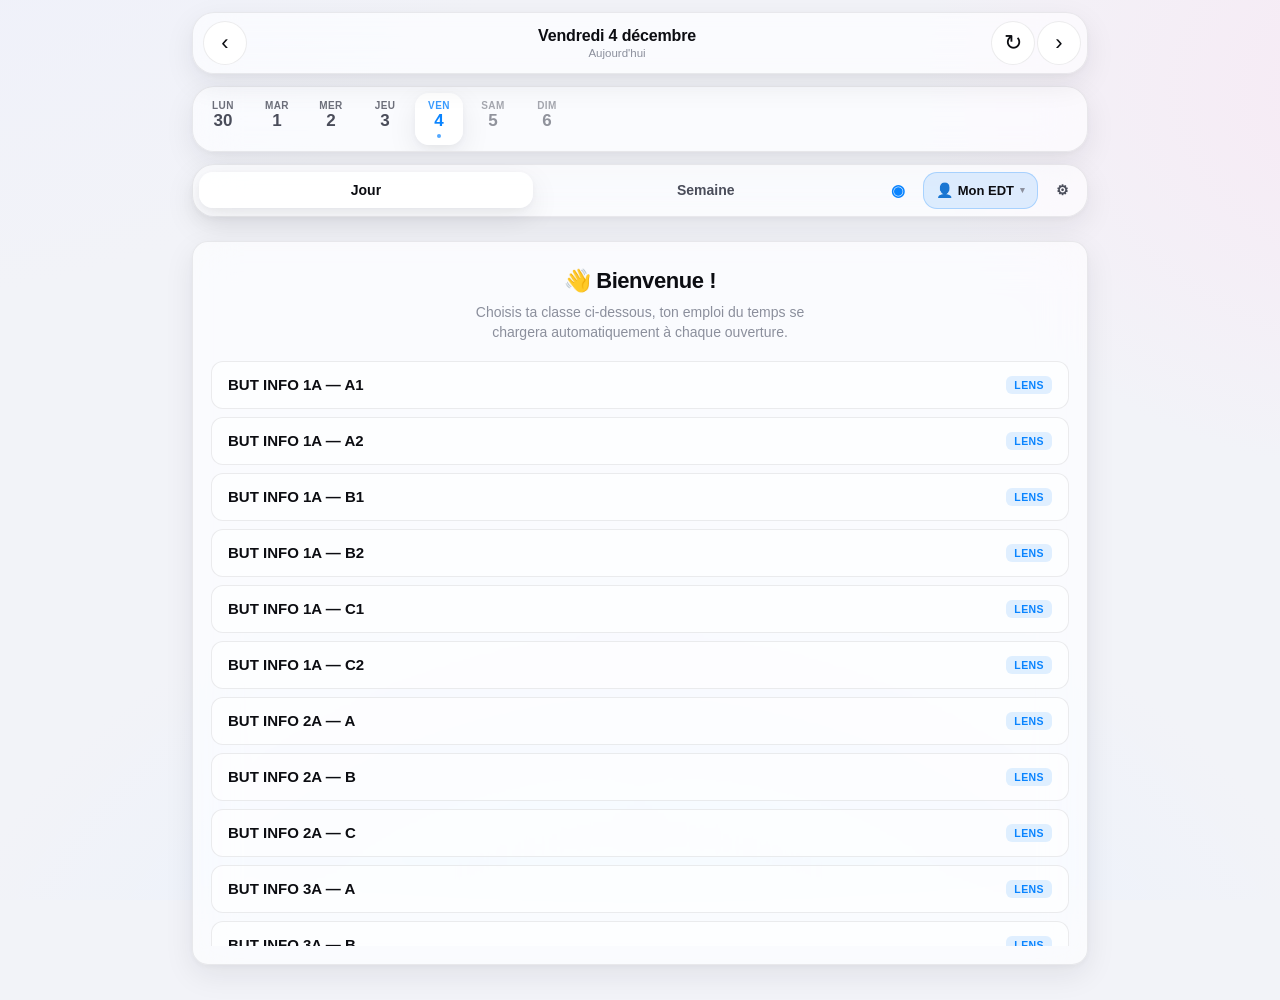
<file: index.html>
<!DOCTYPE html>
<html lang="fr">
<head>
  <meta charset="UTF-8" />
  <meta name="viewport" content="width=device-width, initial-scale=1, maximum-scale=1, user-scalable=no, viewport-fit=cover" />
  <meta name="description" content="Emploi du temps étudiant — léger, rapide, hors-ligne." />

  <!-- Sécurité : CSP stricte, pas de scripts inline tiers -->
  <meta http-equiv="Content-Security-Policy"
        content="default-src 'self'; style-src 'self'; script-src 'self'; img-src 'self' data:; connect-src 'self' https:; manifest-src 'self'; base-uri 'self'; form-action 'none'; frame-ancestors 'none';" />
  <meta http-equiv="X-Content-Type-Options" content="nosniff" />
  <meta name="referrer" content="no-referrer" />

  <!-- PWA -->
  <link rel="manifest" href="manifest.json?v=2.2.2" />
  <meta name="theme-color" content="#0a0a0f" media="(prefers-color-scheme: dark)" />
  <meta name="theme-color" content="#f7f7fb" media="(prefers-color-scheme: light)" />

  <!-- iOS PWA -->
  <meta name="apple-mobile-web-app-capable" content="yes" />
  <meta name="mobile-web-app-capable" content="yes" />
  <meta name="apple-mobile-web-app-status-bar-style" content="black-translucent" />
  <meta name="apple-mobile-web-app-title" content="EDT" />
  <link rel="apple-touch-icon" href="icons/apple-touch-icon.png" />
  <link rel="apple-touch-icon" sizes="180x180" href="icons/apple-touch-icon.png" />
  <link rel="apple-touch-icon" sizes="192x192" href="icons/icon-192.png" />
  <link rel="apple-touch-icon" sizes="512x512" href="icons/icon-512.png" />

  <title>EDT</title>
  <link rel="stylesheet" href="style.css?v=2.2.2" />
  <!-- Kill switch chargé AVANT app.js : marche même si app.js est encore en cache ancien -->
  <script src="reset.js?v=2.2.2"></script>
</head>
<body>
  <div class="app" id="app">
    <header class="topbar glass">
      <button class="icon-btn" id="prevBtn" aria-label="Précédent">‹</button>
      <button class="title-block" id="titleBtn" aria-label="Choisir une date">
        <h1 id="dayTitle">—</h1>
        <p id="dateSub" class="sub">—</p>
      </button>
      <button class="icon-btn sync-btn" id="syncBtn" aria-label="Synchroniser">
        <span class="sync-icon" id="syncIcon">↻</span>
      </button>
      <button class="icon-btn" id="nextBtn" aria-label="Suivant">›</button>
      <input type="date" id="datePicker" class="visually-hidden" aria-hidden="true" tabindex="-1"
             style="position:absolute;width:1px;height:1px;opacity:0;pointer-events:none;clip:rect(0,0,0,0);overflow:hidden;border:0;padding:0;margin:-1px;left:0;top:0;" />
    </header>

    <nav class="weekpills glass" id="weekPills" aria-label="Jours de la semaine"></nav>

    <nav class="viewswitch glass" role="tablist" aria-label="Vue">
      <button class="seg active" data-view="day" role="tab" aria-selected="true">Jour</button>
      <button class="seg" data-view="week" role="tab" aria-selected="false">Semaine</button>
      <button class="seg" id="todayBtn" aria-label="Aujourd'hui">◉</button>
      <button class="seg profile-chip" id="profileBtn" aria-label="Changer de classe">
        <span class="prefix">👤</span>
        <span id="profileName">Mon EDT</span>
        <span class="caret">▾</span>
      </button>
      <button class="seg" id="settingsBtn" aria-label="Réglages">⚙︎</button>
    </nav>

    <div class="pull-indicator" id="pullIndicator" aria-hidden="true">
      <span class="pull-arrow" id="pullArrow">↓</span>
      <span class="pull-label" id="pullLabel">Tirer pour rafraîchir</span>
    </div>

    <main id="content" class="content" aria-live="polite">
      <!-- rendu dynamique -->
    </main>

    <!-- Dialogue réglages : import .ics / JSON -->
    <dialog id="settingsDlg" class="settings-dlg">
      <form method="dialog" class="settings-form glass" id="settingsForm">
        <h2>Réglages</h2>

        <details class="artois-help" open>
          <summary>📚 Université d'Artois — Lens</summary>
          <ol class="tuto">
            <li>Ouvre le portail ADE et connecte-toi avec ton compte univ-artois.
              <div class="row" style="margin-top:6px">
                <a class="btn" href="https://ade-consult.univ-artois.fr/" target="_blank" rel="noopener noreferrer">Ouvrir ADE</a>
              </div>
            </li>
            <li>Dans l'arbre des ressources, sélectionne ton <strong>groupe / promo</strong> (ex. « L2 INFO Lens »).</li>
            <li>En bas à gauche, clique sur l'icône <strong>« Exporter mon agenda »</strong> (📅).</li>
            <li>Choisis une plage large (toute l'année universitaire), puis <strong>« Générer URL »</strong>.</li>
            <li>Copie l'URL <code>.ics</code> obtenue et colle-la ci-dessous, puis « Importer le lien ».</li>
          </ol>
          <p class="muted">L'URL est récupérée via <code>proxy.php</code> (même domaine que l'app) — aucun service tiers n'est contacté.</p>
        </details>

        <label class="field">
          <span>URL du calendrier (.ics)</span>
          <input type="url" id="icsUrl" placeholder="https://ade-consult.univ-artois.fr/jsp/custom/modules/plannings/anonymous_cal.jsp?resources=…" inputmode="url" autocomplete="off" />
        </label>

        <div class="row">
          <button type="button" class="btn primary" id="fetchIcsBtn">Importer le lien</button>
          <button type="button" class="btn" id="importFileBtn">Importer fichier .ics</button>
          <input type="file" id="icsFile" accept=".ics,text/calendar" hidden />
        </div>

        <details>
          <summary>Coller du JSON manuellement</summary>
          <textarea id="jsonInput" rows="8" spellcheck="false" placeholder='[{"title":"Maths CM","type":"CM","start":"2026-05-20T08:00","end":"2026-05-20T10:00","room":"A101","teacher":"M. Durand"}]'></textarea>
          <button type="button" class="btn primary" id="loadJsonBtn">Charger le JSON</button>
        </details>

        <details>
          <summary>Données stockées</summary>
          <p class="muted" id="storageInfo">—</p>
          <p class="muted" id="versionInfo" style="margin-top:6px">—</p>
          <div class="row" style="margin-top:8px">
            <button type="button" class="btn" id="forceUpdateBtn">↻ Forcer la mise à jour</button>
            <button type="button" class="btn danger" id="clearBtn">Tout effacer</button>
          </div>
        </details>

        <div class="row right">
          <button type="submit" class="btn">Fermer</button>
        </div>
      </form>
    </dialog>

    <dialog id="detailsDlg" class="details-dlg">
      <form method="dialog" class="details-content glass" id="detailsContent">
        <span id="detailsBadge" class="badge" style="align-self:flex-start"></span>
        <h2 id="detailsTitle">—</h2>
        <div class="kv-grid">
          <div class="kv"><span class="k">Début</span><span class="v" id="detailsStart">—</span></div>
          <div class="kv"><span class="k">Fin</span><span class="v" id="detailsEnd">—</span></div>
          <div class="kv"><span class="k">Salle</span><span class="v" id="detailsRoom">—</span></div>
          <div class="kv"><span class="k">Enseignant</span><span class="v" id="detailsTeacher">—</span></div>
        </div>
        <div class="kv" id="detailsDescWrap" hidden>
          <span class="k">Description</span>
          <div class="desc" id="detailsDesc"></div>
        </div>
        <div class="row right">
          <button type="button" class="btn" id="copyDetailsBtn">Copier</button>
          <button type="submit" class="btn primary">Fermer</button>
        </div>
      </form>
    </dialog>

    <dialog id="crousDlg" class="profile-dlg">
      <form method="dialog" class="profile-form glass">
        <header class="profile-head">
          <h2>🍽 Menu RU Lens</h2>
          <button type="submit" class="icon-btn" aria-label="Fermer">✕</button>
        </header>
        <p class="muted" id="crousDate">—</p>
        <div id="crousContent" class="crous-modal-content">—</div>
        <div class="row right">
          <a class="btn" href="https://www.crous-lille.fr/restaurant/r-u-de-lens/" target="_blank" rel="noopener noreferrer">Voir sur crous-lille.fr</a>
          <button type="submit" class="btn primary">Fermer</button>
        </div>
      </form>
    </dialog>

    <dialog id="profileDlg" class="profile-dlg">
      <form method="dialog" class="profile-form glass">
        <header class="profile-head">
          <h2>Mes classes</h2>
          <button type="submit" class="icon-btn" aria-label="Fermer">✕</button>
        </header>

        <ul class="profile-list" id="profileList"><!-- rempli par JS --></ul>

        <section class="presets-section" id="presetsSection" hidden>
          <h3 class="presets-title">📚 Classes préconfigurées</h3>
          <ul class="presets-list" id="presetsList"></ul>
        </section>

        <details id="addProfileDetails">
          <summary class="add-summary">
            <span>＋ Ajouter une classe</span>
          </summary>
          <div class="add-fields">
            <label class="field">
              <span>Nom de la classe</span>
              <input type="text" id="newProfileName" placeholder="L2 INFO Lens" maxlength="40" autocomplete="off" />
            </label>
            <label class="field">
              <span>URL ADE (.ics)</span>
              <input type="url" id="newProfileUrl" placeholder="https://ade-consult.univ-artois.fr/jsp/custom/…" inputmode="url" autocomplete="off" />
            </label>
            <button type="button" class="btn primary" id="addProfileBtn">Ajouter et activer</button>
          </div>
        </details>
      </form>
    </dialog>

    <div id="toast" class="toast" role="status" aria-live="polite"></div>
  </div>

  <script src="app.js?v=2.2.2" defer></script>
</body>
</html>
</file>
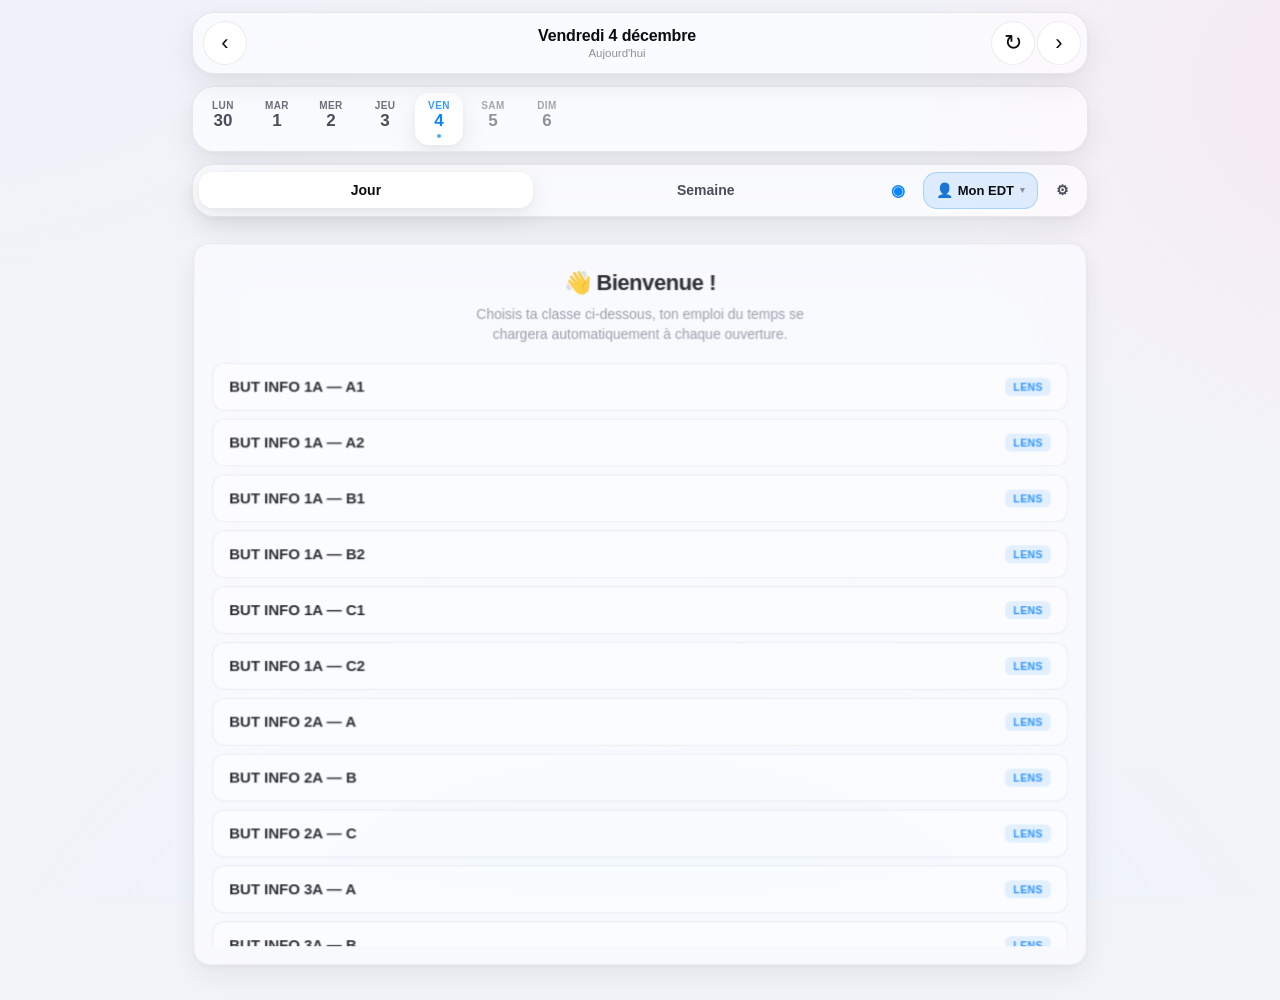
<file: clear.html>
<!DOCTYPE html>
<html lang="fr">
<head>
  <meta charset="UTF-8" />
  <meta name="viewport" content="width=device-width, initial-scale=1" />
  <meta http-equiv="Cache-Control" content="no-cache, no-store, must-revalidate" />
  <meta http-equiv="Pragma" content="no-cache" />
  <meta http-equiv="Expires" content="0" />
  <title>Réinitialisation EDT</title>
  <style>
    :root { color-scheme: light dark; }
    html, body {
      margin: 0;
      padding: 0;
      background: #0a0a0f;
      color: #f3f4f8;
      font-family: -apple-system, BlinkMacSystemFont, "SF Pro Text", sans-serif;
      min-height: 100vh;
      display: flex;
      align-items: center;
      justify-content: center;
    }
    .wrap {
      max-width: 460px;
      width: calc(100% - 32px);
      padding: 32px 24px;
      text-align: center;
      background: rgba(28, 30, 44, 0.62);
      border: 1px solid rgba(255, 255, 255, 0.08);
      border-radius: 22px;
      backdrop-filter: blur(20px);
    }
    h1 { margin: 0 0 12px; font-size: 22px; font-weight: 700; }
    p  { margin: 0; color: #8a8d99; font-size: 14px; line-height: 1.5; }
    .spin {
      display: inline-block;
      width: 32px; height: 32px;
      border: 3px solid rgba(255,255,255,0.15);
      border-top-color: #0a84ff;
      border-radius: 50%;
      margin-bottom: 16px;
      animation: spin 0.9s linear infinite;
    }
    .ok .spin { animation: none; border: 3px solid transparent; }
    .ok::before {
      content: '✓';
      display: block;
      font-size: 36px;
      color: #34c759;
      margin-bottom: 8px;
    }
    @keyframes spin { to { transform: rotate(360deg); } }
    .small { color: #6a6d79; font-size: 11.5px; margin-top: 20px; }
  </style>
</head>
<body>
  <div class="wrap" id="card">
    <div class="spin"></div>
    <h1 id="title">Réinitialisation en cours…</h1>
    <p id="status">Nettoyage du cache navigateur…</p>
    <p class="small">Cette page va te rediriger vers ton EDT dans quelques secondes.</p>
  </div>
  <script>
    (async function () {
      const status = document.getElementById('status');
      const title = document.getElementById('title');
      const card = document.getElementById('card');
      function setStatus(s) { status.textContent = s; }
      try {
        setStatus('Désinscription du Service Worker…');
        if ('serviceWorker' in navigator) {
          const regs = await navigator.serviceWorker.getRegistrations();
          await Promise.all(regs.map(r => r.unregister().catch(() => {})));
        }
        setStatus('Vidage des caches…');
        if ('caches' in window) {
          const keys = await caches.keys();
          await Promise.all(keys.map(k => caches.delete(k).catch(() => {})));
        }
        setStatus('Effacement des données locales…');
        try { localStorage.clear(); } catch (e) {}
        try { sessionStorage.clear(); } catch (e) {}
        title.textContent = 'Terminé !';
        setStatus('Redirection vers ton EDT…');
        card.classList.add('ok');
        setTimeout(function () {
          location.replace('./?_t=' + Date.now());
        }, 900);
      } catch (e) {
        title.textContent = 'Erreur';
        setStatus('Détails : ' + (e && e.message ? e.message : 'inconnue'));
      }
    })();
  </script>
</body>
</html>
</file>
<file: style.css>
/* ============================
   EDT — Glassmorphism, mobile-first
   ============================ */

:root {
  --bg: #f2f3f8;
  --bg-grad-1: #eef0fb;
  --bg-grad-2: #f7e9f4;
  --bg-grad-3: #e6f1ff;
  --fg: #0c0d12;
  --fg-soft: #4a4d5a;
  --muted: #8b8f9c;
  --card: rgba(255, 255, 255, 0.62);
  --card-strong: rgba(255, 255, 255, 0.85);
  --border: rgba(20, 22, 36, 0.08);
  --shadow: 0 10px 30px rgba(20, 22, 36, 0.08), 0 2px 6px rgba(20, 22, 36, 0.04);
  --accent: #0a84ff;
  --danger: #ff3b30;
  --radius-lg: 22px;
  --radius-md: 16px;
  --radius-sm: 12px;
  --blur: saturate(180%) blur(22px);

  /* Couleurs par type de cours — palette iOS system */
  --cm: #007AFF;    /* bleu Apple — cours magistral */
  --td: #34C759;    /* vert Apple — travaux dirigés */
  --tp: #FF9500;    /* orange Apple — travaux pratiques */
  --ex: #FF3B30;    /* rouge Apple — examens */
  --other: #8E8E93; /* gris neutre — type non détecté */

  /* Safe areas iOS */
  --safe-top: env(safe-area-inset-top, 0px);
  --safe-bottom: env(safe-area-inset-bottom, 0px);
  --safe-left: env(safe-area-inset-left, 0px);
  --safe-right: env(safe-area-inset-right, 0px);
}

@media (prefers-color-scheme: dark) {
  :root {
    --bg: #0a0a0f;
    --bg-grad-1: #0e1020;
    --bg-grad-2: #1a0e22;
    --bg-grad-3: #08131f;
    --fg: #f3f4f8;
    --fg-soft: #c6c8d3;
    --muted: #8a8d99;
    --card: rgba(28, 30, 44, 0.55);
    --card-strong: rgba(28, 30, 44, 0.82);
    --border: rgba(255, 255, 255, 0.08);
    --shadow: 0 10px 30px rgba(0, 0, 0, 0.55), 0 2px 6px rgba(0, 0, 0, 0.35);
    --accent: #0a84ff;

    /* Variantes "Bright" iOS pour le dark mode */
    --cm: #0A84FF;
    --td: #30D158;
    --tp: #FF9F0A;
    --ex: #FF453A;
    --other: #98989F;
  }
}

* { box-sizing: border-box; }
html, body {
  margin: 0; padding: 0;
  background: var(--bg);
  color: var(--fg);
  font-family: -apple-system, BlinkMacSystemFont, "SF Pro Text", "Inter", "Segoe UI", Roboto, sans-serif;
  -webkit-font-smoothing: antialiased;
  text-rendering: optimizeLegibility;
  overscroll-behavior-y: contain;
  min-height: 100vh;
  /* Empêche le double-tap-to-zoom iOS sans bloquer le scroll */
  touch-action: manipulation;
  -webkit-touch-callout: none;
  -webkit-tap-highlight-color: transparent;
}
button, a, .course, .wt-block, .day-pill, .seg, .icon-btn,
.profile-row, .preset-row, .title-block {
  touch-action: manipulation;
  -webkit-tap-highlight-color: transparent;
}

body {
  background:
    radial-gradient(1100px 800px at -10% -20%, var(--bg-grad-1), transparent 60%),
    radial-gradient(900px 700px at 110% 10%, var(--bg-grad-2), transparent 55%),
    radial-gradient(1200px 900px at 50% 120%, var(--bg-grad-3), transparent 60%),
    var(--bg);
  background-attachment: fixed;
}

button { font: inherit; color: inherit; cursor: pointer; }
input, textarea {
  font: inherit; color: inherit;
  background: transparent;
  border: 1px solid var(--border);
  border-radius: var(--radius-sm);
  padding: 10px 12px;
  width: 100%;
  outline: none;
}
input:focus, textarea:focus { border-color: var(--accent); }

/* === Layout === */
.app {
  max-width: 920px;
  margin: 0 auto;
  padding:
    calc(var(--safe-top) + 12px)
    calc(var(--safe-right) + 12px)
    calc(var(--safe-bottom) + 12px)
    calc(var(--safe-left) + 12px);
  display: flex;
  flex-direction: column;
  gap: 12px;
}

.glass {
  background: var(--card);
  backdrop-filter: var(--blur);
  -webkit-backdrop-filter: var(--blur);
  border: 1px solid var(--border);
  border-radius: var(--radius-lg);
  box-shadow: var(--shadow);
}

/* === Topbar === */
.topbar {
  display: grid;
  grid-template-columns: 40px 1fr 40px 40px;
  align-items: center;
  gap: 6px;
  padding: 8px 10px;
  position: sticky;
  top: calc(var(--safe-top) + 8px);
  z-index: 5;
}
.title-block {
  text-align: center;
  min-width: 0;
  border: none;
  background: transparent;
  padding: 4px 6px;
  border-radius: 12px;
  cursor: pointer;
  transition: background .15s ease;
}
.title-block:active { background: var(--card); }
.title-block h1 {
  margin: 0;
  font-size: 16px;
  font-weight: 700;
  letter-spacing: -0.01em;
  white-space: nowrap;
  overflow: hidden;
  text-overflow: ellipsis;
  color: var(--fg);
}
.title-block .sub {
  margin: 2px 0 0;
  font-size: 11.5px;
  color: var(--muted);
}
.visually-hidden {
  position: absolute;
  width: 1px; height: 1px;
  padding: 0; margin: -1px;
  overflow: hidden;
  clip: rect(0,0,0,0);
  white-space: nowrap;
  border: 0;
  opacity: 0;
  pointer-events: none;
}

/* === Sync button === */
.sync-btn { font-size: 16px; }
.sync-icon {
  display: inline-block;
  line-height: 1;
  transition: color .2s ease;
}
.sync-btn.syncing .sync-icon {
  animation: spin 0.9s linear infinite;
  color: var(--accent);
}
.sync-btn.synced .sync-icon { color: var(--td); }
.sync-btn.error .sync-icon  { color: var(--ex); }
@keyframes spin {
  to { transform: rotate(360deg); }
}

/* === Week pills (Lun 18 / Mar 19 / Mer 20…) === */
.weekpills {
  display: flex;
  gap: 6px;
  padding: 6px;
  overflow-x: auto;
  scroll-snap-type: x mandatory;
  -webkit-overflow-scrolling: touch;
  scrollbar-width: none;
}
.weekpills::-webkit-scrollbar { display: none; }
.day-pill {
  flex: 0 0 auto;
  scroll-snap-align: center;
  display: flex;
  flex-direction: column;
  align-items: center;
  justify-content: center;
  min-width: 48px;
  padding: 7px 10px;
  border: none;
  background: transparent;
  border-radius: 14px;
  color: var(--fg-soft);
  transition: background .15s ease, color .15s ease;
  font-variant-numeric: tabular-nums;
}
.day-pill .dow {
  font-size: 10px;
  text-transform: uppercase;
  letter-spacing: 0.04em;
  font-weight: 600;
  opacity: 0.8;
}
.day-pill .dnum {
  font-size: 17px;
  font-weight: 700;
  line-height: 1.1;
  margin-top: 1px;
}
.day-pill .dot {
  width: 4px;
  height: 4px;
  border-radius: 50%;
  background: var(--accent);
  margin-top: 3px;
  opacity: 0;
}
.day-pill.has-events .dot { opacity: 0.7; }
.day-pill.today {
  color: var(--accent);
}
.day-pill.today .dnum { font-weight: 800; }
.day-pill.active {
  background: var(--card-strong);
  color: var(--fg);
  box-shadow: var(--shadow);
}
.day-pill.active.today { color: var(--accent); }
.day-pill.weekend { opacity: 0.6; }

/* === Pull-to-refresh indicator === */
.pull-indicator {
  display: flex;
  align-items: center;
  justify-content: center;
  gap: 8px;
  font-size: 12px;
  color: var(--muted);
  height: 0;
  overflow: hidden;
  transition: height .2s ease, opacity .2s ease;
  opacity: 0;
}
.pull-indicator.pulling { height: 38px; opacity: 1; }
.pull-indicator.ready .pull-arrow { transform: rotate(180deg); color: var(--accent); }
.pull-indicator.loading .pull-arrow { animation: spin 0.9s linear infinite; color: var(--accent); }
.pull-arrow {
  display: inline-block;
  font-size: 14px;
  transition: transform .2s ease;
}
.icon-btn {
  width: 44px; height: 44px;
  border: 1px solid var(--border);
  border-radius: 50%;
  background: var(--card-strong);
  font-size: 22px;
  line-height: 1;
  display: inline-flex;
  align-items: center;
  justify-content: center;
  transition: transform .15s ease;
}
.icon-btn:active { transform: scale(0.94); }

/* === Vue switch (segmented) === */
.viewswitch {
  display: flex;
  gap: 6px;
  padding: 6px;
  align-items: center;
}
.seg {
  flex: 1;
  border: none;
  background: transparent;
  padding: 10px 12px;
  border-radius: 14px;
  font-weight: 600;
  font-size: 14px;
  color: var(--fg-soft);
  transition: background .15s ease, color .15s ease;
}
.seg.active {
  background: var(--card-strong);
  color: var(--fg);
  box-shadow: var(--shadow);
}
#todayBtn, #settingsBtn { flex: 0 0 auto; padding: 10px 12px; }
#todayBtn { font-size: 16px; color: var(--accent); }

/* Profile chip dans la viewswitch bar */
.profile-chip {
  flex: 0 1 auto;
  display: inline-flex;
  align-items: center;
  gap: 5px;
  padding: 10px 12px !important;
  min-width: 0;
  max-width: 50%;
  background: color-mix(in srgb, var(--accent) 12%, transparent) !important;
  color: var(--fg) !important;
  border: 1px solid color-mix(in srgb, var(--accent) 25%, transparent);
}
.profile-chip .prefix { font-size: 14px; line-height: 1; }
.profile-chip .caret  { font-size: 9px; color: var(--muted); margin-left: 1px; }
.profile-chip #profileName {
  white-space: nowrap;
  overflow: hidden;
  text-overflow: ellipsis;
  max-width: 110px;
  font-size: 13px;
  font-weight: 700;
}
@media (max-width: 360px) {
  .profile-chip { padding: 10px 8px !important; }
  .profile-chip #profileName { max-width: 70px; }
  .profile-chip .prefix { display: none; }
}

/* === Dialogue Mes classes === */
.profile-dlg {
  border: none;
  background: transparent;
  padding: 0;
  max-width: 520px;
  width: calc(100% - 24px);
}
.profile-dlg::backdrop {
  background: rgba(0, 0, 0, 0.45);
  backdrop-filter: blur(8px);
  -webkit-backdrop-filter: blur(8px);
}
.profile-form {
  padding: 16px;
  display: flex;
  flex-direction: column;
  gap: 12px;
  border-radius: var(--radius-lg);
}
.profile-head {
  display: flex;
  align-items: center;
  justify-content: space-between;
  gap: 8px;
}
.profile-head h2 { margin: 0; font-size: 18px; }

.profile-list {
  list-style: none;
  margin: 0;
  padding: 0;
  display: flex;
  flex-direction: column;
  gap: 8px;
  max-height: 60vh;
  overflow-y: auto;
}
.profile-row {
  display: flex;
  align-items: center;
  gap: 10px;
  padding: 12px 14px;
  border-radius: var(--radius-md);
  background: var(--card);
  border: 1px solid var(--border);
  transition: background .15s ease;
}
.profile-row.active {
  background: color-mix(in srgb, var(--accent) 12%, var(--card-strong));
  border-color: color-mix(in srgb, var(--accent) 35%, var(--border));
}
.profile-row .switch {
  flex: 1 1 auto;
  display: flex;
  flex-direction: column;
  align-items: flex-start;
  gap: 2px;
  background: transparent;
  border: none;
  padding: 0;
  min-width: 0;
}
.profile-row .switch .name {
  font-size: 15px;
  font-weight: 650;
  color: var(--fg);
  letter-spacing: -0.01em;
  max-width: 100%;
  overflow: hidden;
  text-overflow: ellipsis;
  white-space: nowrap;
}
.profile-row .switch .meta {
  font-size: 11.5px;
  color: var(--muted);
  font-weight: 500;
}
.profile-row.active .switch .name::after {
  content: '  ●';
  color: var(--accent);
  font-size: 8px;
  vertical-align: middle;
}
.profile-row .del {
  flex: 0 0 auto;
  width: 36px; height: 36px;
  border-radius: 50%;
  background: transparent;
  border: 1px solid var(--border);
  color: var(--danger);
  font-size: 16px;
  display: inline-flex;
  align-items: center;
  justify-content: center;
}
.profile-row .del:active { transform: scale(0.92); }

.add-summary {
  cursor: pointer;
  list-style: none;
  padding: 12px 14px;
  border-radius: var(--radius-md);
  background: var(--card);
  border: 1px dashed var(--border);
  font-weight: 600;
  font-size: 14px;
  color: var(--accent);
  text-align: center;
}
.add-summary::-webkit-details-marker { display: none; }
.add-fields {
  display: flex;
  flex-direction: column;
  gap: 10px;
  padding: 12px 4px 0;
}
.profile-empty {
  text-align: center;
  padding: 20px;
  font-size: 13px;
  color: var(--muted);
}

/* === Classes préconfigurées (presets.json) === */
.presets-section {
  border-top: 1px solid var(--border);
  padding-top: 10px;
}
.presets-title {
  margin: 0 0 8px;
  font-size: 12px;
  font-weight: 700;
  text-transform: uppercase;
  letter-spacing: 0.06em;
  color: var(--muted);
}
.presets-list {
  list-style: none;
  margin: 0;
  padding: 0;
  display: flex;
  flex-direction: column;
  gap: 6px;
}

/* === Onboarding panel inline (1er lancement) === */
.onboarding {
  padding: 18px;
  display: flex;
  flex-direction: column;
  gap: 14px;
  border-radius: var(--radius-md);
  animation: card-in .35s cubic-bezier(.2,.8,.2,1) both;
}
.onboarding-head {
  text-align: center;
  padding: 8px 4px 4px;
}
.onboarding-head h2 {
  margin: 0 0 8px;
  font-size: 22px;
  font-weight: 700;
  letter-spacing: -0.02em;
}
.onboarding-head p {
  margin: 0;
  font-size: 14px;
  color: var(--muted);
  line-height: 1.45;
  max-width: 380px;
  margin-left: auto;
  margin-right: auto;
}
.onboarding-list {
  list-style: none;
  margin: 0;
  padding: 0;
  display: flex;
  flex-direction: column;
  gap: 8px;
  max-height: 65vh;
  overflow-y: auto;
  -webkit-overflow-scrolling: touch;
}
.onboarding-list .preset-row {
  padding: 14px 16px;
  font-size: 15px;
}
.onboarding-list .preset-row .pname { font-size: 15px; font-weight: 650; }
.preset-row {
  display: flex;
  align-items: center;
  gap: 10px;
  padding: 10px 12px;
  border-radius: var(--radius-sm);
  background: var(--card);
  border: 1px solid var(--border);
  cursor: pointer;
  transition: background .12s ease;
}
.preset-row:active { transform: scale(0.985); }
.preset-row .pname {
  flex: 1;
  font-size: 14px;
  font-weight: 600;
  color: var(--fg);
  overflow: hidden;
  text-overflow: ellipsis;
  white-space: nowrap;
}
.preset-row .ptag {
  font-size: 10.5px;
  font-weight: 700;
  letter-spacing: 0.04em;
  text-transform: uppercase;
  color: var(--accent);
  background: color-mix(in srgb, var(--accent) 12%, transparent);
  padding: 3px 8px;
  border-radius: 6px;
}

/* === Content === */
.content {
  display: flex;
  flex-direction: column;
  gap: 10px;
  padding-bottom: 24px;
  touch-action: pan-y;
}

/* === Carte cours === */
.course {
  position: relative;
  padding: 14px 16px 14px 22px;
  border-radius: var(--radius-md);
  background:
    linear-gradient(135deg,
      color-mix(in srgb, var(--type-color, var(--other)) 16%, transparent),
      color-mix(in srgb, var(--type-color, var(--other)) 2%, transparent) 75%),
    var(--card-strong);
  border: 1px solid color-mix(in srgb, var(--type-color, var(--other)) 25%, var(--border));
  box-shadow:
    0 1px 2px color-mix(in srgb, var(--type-color, var(--other)) 8%, transparent),
    0 4px 16px color-mix(in srgb, var(--type-color, var(--other)) 10%, transparent),
    var(--shadow);
  overflow: hidden;
  cursor: pointer;
  transition: transform .15s cubic-bezier(.2,.8,.2,1), box-shadow .15s ease;
  animation: card-in .25s cubic-bezier(.2,.8,.2,1) both;
}
.course:active { transform: scale(0.98); }
.course::before {
  content: "";
  position: absolute;
  left: 0; top: 0; bottom: 0;
  width: 5px;
  background: linear-gradient(180deg,
    var(--type-color, var(--other)),
    color-mix(in srgb, var(--type-color, var(--other)) 70%, transparent));
}
@keyframes card-in {
  from { opacity: 0; transform: translateY(8px) scale(0.98); }
  to   { opacity: 1; transform: translateY(0) scale(1); }
}
/* Délai d'apparition en cascade pour les cartes successives dans #content */
.content > * { animation-delay: 0ms; }
.content > *:nth-child(2) { animation-delay: 40ms; }
.content > *:nth-child(3) { animation-delay: 80ms; }
.content > *:nth-child(4) { animation-delay: 120ms; }
.content > *:nth-child(5) { animation-delay: 160ms; }
.content > *:nth-child(6) { animation-delay: 200ms; }
.content > *:nth-child(7) { animation-delay: 240ms; }
.content > *:nth-child(8) { animation-delay: 280ms; }
.content > *:nth-child(n+9) { animation-delay: 320ms; }
.course .row1 {
  display: flex;
  justify-content: space-between;
  align-items: center;
  gap: 10px;
}
.course .head {
  display: flex;
  align-items: center;
  gap: 8px;
  min-width: 0;
  flex: 1;
}
.course .title {
  margin: 0;
  font-size: 16px;
  font-weight: 650;
  letter-spacing: -0.01em;
  overflow: hidden;
  text-overflow: ellipsis;
  white-space: nowrap;
}
.course .time {
  font-variant-numeric: tabular-nums;
  font-size: 13px;
  color: var(--fg-soft);
  white-space: nowrap;
  font-weight: 600;
}
.course .meta {
  display: flex;
  flex-wrap: wrap;
  gap: 4px 12px;
  margin-top: 8px;
  font-size: 13px;
  color: var(--fg-soft);
}
.badge {
  display: inline-flex;
  align-items: center;
  font-size: 10.5px;
  font-weight: 800;
  letter-spacing: 0.08em;
  padding: 4px 9px;
  border-radius: 8px;
  background: var(--type-color, var(--other));
  color: white;
  text-transform: uppercase;
  flex-shrink: 0;
  box-shadow: 0 2px 6px color-mix(in srgb, var(--type-color, var(--other)) 35%, transparent);
}
.badge-sub {
  display: inline-flex;
  align-items: center;
  font-size: 9.5px;
  font-weight: 800;
  letter-spacing: 0.06em;
  padding: 3px 7px;
  margin-left: -2px;
  border-radius: 6px;
  background: color-mix(in srgb, var(--type-color, var(--other)) 14%, transparent);
  color: var(--type-color, var(--other));
  text-transform: uppercase;
  flex-shrink: 0;
  border: 1px solid color-mix(in srgb, var(--type-color, var(--other)) 30%, transparent);
}

/* === Cours EN COURS === */
.course.live {
  border-color: var(--type-color, var(--other));
  box-shadow:
    0 0 0 3px color-mix(in srgb, var(--type-color, var(--other)) 25%, transparent),
    var(--shadow);
}
.live-badge {
  display: inline-flex;
  align-items: center;
  gap: 5px;
  background: var(--type-color, var(--other));
  color: white;
  padding: 3px 9px 3px 7px;
  border-radius: 999px;
  font-size: 10px;
  font-weight: 800;
  letter-spacing: 0.05em;
  margin-left: 6px;
}
.live-badge::before {
  content: '';
  width: 6px;
  height: 6px;
  background: white;
  border-radius: 50%;
  animation: live-blink 1.4s ease-in-out infinite;
}
@keyframes live-blink {
  0%, 100% { opacity: 1; }
  50%      { opacity: 0.35; }
}
.course.past {
  opacity: 0.55;
}

/* === Pause entre cours === */
.pause {
  display: flex;
  align-items: center;
  gap: 12px;
  padding: 2px 4px;
  color: var(--muted);
  font-size: 11.5px;
  font-weight: 600;
  text-transform: uppercase;
  letter-spacing: 0.06em;
}
.pause::before, .pause::after {
  content: '';
  flex: 1;
  border-top: 1.5px dashed color-mix(in srgb, var(--muted) 50%, transparent);
}
.pause-text { flex: 0 0 auto; }
.pause-short { opacity: 0.7; font-size: 10.5px; }

/* Pause déjeuner cliquable → ouvre menu CROUS */
.pause-midi {
  background: color-mix(in srgb, #ff9500 8%, var(--card));
  border: 1px solid color-mix(in srgb, #ff9500 22%, var(--border));
  border-radius: var(--radius-sm);
  padding: 10px 14px;
  color: var(--fg);
  text-transform: none;
  letter-spacing: 0;
  font-size: 13px;
  font-weight: 600;
}
.pause-midi::before, .pause-midi::after { display: none; }
.pause-midi.clickable { cursor: pointer; transition: transform .12s ease, background .12s ease; }
.pause-midi.clickable:active { transform: scale(0.985); }
.pause-midi .pause-hint {
  flex: 0 0 auto;
  margin-left: auto;
  font-size: 11px;
  font-weight: 700;
  letter-spacing: 0.04em;
  text-transform: uppercase;
  color: #ff9500;
  background: color-mix(in srgb, #ff9500 14%, transparent);
  padding: 4px 9px;
  border-radius: 6px;
}

/* Pause après-midi : badge subtil */
.pause-after {
  font-size: 11.5px;
  opacity: 0.85;
}

/* === "Après-midi libre" en bas de jour === */
.free-afternoon {
  display: flex;
  align-items: center;
  gap: 14px;
  padding: 14px 18px;
  border-radius: var(--radius-md);
  background:
    linear-gradient(135deg, color-mix(in srgb, #34c759 12%, transparent), transparent 70%),
    var(--card-strong);
  border: 1px solid color-mix(in srgb, #34c759 25%, var(--border));
  animation: card-in .4s cubic-bezier(.2,.8,.2,1) both;
}
.fa-icon { font-size: 28px; flex: 0 0 auto; }
.fa-text { display: flex; flex-direction: column; }
.fa-text strong { font-size: 15px; color: var(--fg); font-weight: 700; letter-spacing: -0.01em; }
.fa-text span  { font-size: 13px; color: var(--muted); margin-top: 2px; }

/* === Contenu modale CROUS === */
.crous-modal-content {
  max-height: 60vh;
  overflow-y: auto;
  -webkit-overflow-scrolling: touch;
  padding-right: 4px;
}

/* === Résumé du jour === */
.day-summary {
  display: flex;
  flex-direction: column;
  gap: 10px;
  padding: 14px 16px;
  font-size: 13px;
  color: var(--fg-soft);
  background: var(--card);
  border: 1px solid var(--border);
  border-radius: var(--radius-md);
  animation: card-in .3s cubic-bezier(.2,.8,.2,1) both;
}
.stats-row {
  display: flex;
  gap: 20px;
  align-items: baseline;
}
.day-summary .stat {
  display: flex;
  flex-direction: column;
  line-height: 1.2;
}
.day-summary .stat strong {
  color: var(--fg);
  font-weight: 700;
  font-variant-numeric: tabular-nums;
  font-size: 20px;
  letter-spacing: -0.01em;
}
.day-summary .stat span {
  font-size: 10.5px;
  text-transform: uppercase;
  letter-spacing: 0.07em;
  color: var(--muted);
  margin-top: 2px;
  font-weight: 600;
}

/* Mini-pills des modules du jour */
.module-pills {
  display: flex;
  flex-wrap: wrap;
  gap: 5px;
}
.module-pill {
  display: inline-flex;
  align-items: center;
  font-size: 10.5px;
  font-weight: 800;
  letter-spacing: 0.04em;
  padding: 3px 8px;
  border-radius: 6px;
  background: color-mix(in srgb, var(--type-color, var(--other)) 18%, transparent);
  color: var(--type-color, var(--other));
  border: 1px solid color-mix(in srgb, var(--type-color, var(--other)) 30%, transparent);
  text-transform: uppercase;
}

/* === Menu CROUS du jour === */
.crous-card {
  padding: 14px 18px;
  border-radius: var(--radius-md);
  background:
    linear-gradient(135deg,
      color-mix(in srgb, #ff9500 14%, transparent),
      transparent 70%),
    var(--card-strong);
  border: 1px solid color-mix(in srgb, #ff9500 25%, var(--border));
  animation: card-in .3s cubic-bezier(.2,.8,.2,1) both;
}
.crous-head {
  display: flex;
  align-items: baseline;
  justify-content: space-between;
  margin-bottom: 10px;
}
.crous-title {
  margin: 0;
  font-size: 15px;
  font-weight: 700;
  letter-spacing: -0.01em;
  color: var(--fg);
}
.crous-sub {
  font-size: 11px;
  font-weight: 700;
  letter-spacing: 0.08em;
  text-transform: uppercase;
  color: #ff9500;
  background: color-mix(in srgb, #ff9500 14%, transparent);
  padding: 3px 8px;
  border-radius: 999px;
}
.crous-cat { margin-bottom: 10px; }
.crous-cat:last-child { margin-bottom: 0; }
.crous-cat-name {
  font-size: 10.5px;
  font-weight: 800;
  letter-spacing: 0.08em;
  text-transform: uppercase;
  color: var(--muted);
  margin-bottom: 4px;
}
.crous-dishes {
  list-style: none;
  margin: 0;
  padding: 0;
  display: flex;
  flex-direction: column;
  gap: 3px;
}
.crous-dishes li {
  font-size: 13.5px;
  color: var(--fg);
  padding-left: 12px;
  position: relative;
  line-height: 1.4;
}
.crous-dishes li::before {
  content: "•";
  position: absolute;
  left: 0;
  color: #ff9500;
  font-weight: 700;
}

/* === Hero "Prochain cours" — gros widget visuel === */
.hero-next {
  position: relative;
  padding: 16px 18px;
  border-radius: var(--radius-md);
  cursor: pointer;
  overflow: hidden;
  background:
    radial-gradient(circle at 100% 0%,
      color-mix(in srgb, var(--type-color, var(--accent)) 28%, transparent),
      transparent 70%),
    linear-gradient(135deg,
      color-mix(in srgb, var(--type-color, var(--accent)) 12%, transparent),
      transparent 70%),
    var(--card-strong);
  border: 1px solid color-mix(in srgb, var(--type-color, var(--accent)) 30%, var(--border));
  box-shadow:
    0 2px 8px color-mix(in srgb, var(--type-color, var(--accent)) 10%, transparent),
    0 8px 24px color-mix(in srgb, var(--type-color, var(--accent)) 15%, transparent);
  animation: card-in .35s cubic-bezier(.2,.8,.2,1) both;
  transition: transform .2s ease, box-shadow .2s ease;
}
.hero-next:active { transform: scale(0.985); }
.hero-next::after {
  /* halo lumineux subtil en coin */
  content: '';
  position: absolute;
  top: -40px; right: -40px;
  width: 140px; height: 140px;
  background: radial-gradient(circle, color-mix(in srgb, var(--type-color, var(--accent)) 40%, transparent), transparent 70%);
  filter: blur(20px);
  pointer-events: none;
  opacity: 0.6;
}
.hero-top {
  display: flex;
  justify-content: space-between;
  align-items: center;
  margin-bottom: 8px;
  position: relative;
  z-index: 1;
}
.hero-tag {
  font-size: 10.5px;
  font-weight: 800;
  letter-spacing: 0.1em;
  text-transform: uppercase;
  color: var(--muted);
}
.hero-dist {
  font-size: 12px;
  font-weight: 700;
  color: var(--type-color, var(--accent));
  background: color-mix(in srgb, var(--type-color, var(--accent)) 14%, transparent);
  padding: 4px 10px;
  border-radius: 999px;
  font-variant-numeric: tabular-nums;
}
.hero-badges {
  display: flex;
  gap: 4px;
  margin-bottom: 8px;
  position: relative;
  z-index: 1;
}
.hero-title {
  margin: 0 0 10px;
  font-size: 19px;
  font-weight: 700;
  letter-spacing: -0.015em;
  line-height: 1.2;
  color: var(--fg);
  position: relative;
  z-index: 1;
}
.hero-info {
  display: flex;
  flex-wrap: wrap;
  gap: 4px 14px;
  font-size: 13px;
  color: var(--fg-soft);
  align-items: center;
  position: relative;
  z-index: 1;
}
.hero-time {
  font-weight: 700;
  font-variant-numeric: tabular-nums;
  color: var(--fg);
}
.hero-meta { color: var(--fg-soft); }
.hero-next.hero-distant {
  /* version moins flashy pour les jours sans cours */
  opacity: 0.95;
}
.hero-next.hero-distant::after { opacity: 0.4; }

/* === Empty / Day header === */
.day-section h2 {
  margin: 14px 6px 6px;
  font-size: 13px;
  color: var(--muted);
  font-weight: 600;
  text-transform: uppercase;
  letter-spacing: 0.06em;
}
.empty {
  text-align: center;
  padding: 48px 20px 36px;
  color: var(--muted);
  font-size: 14px;
  background: var(--card-strong);
  border: 1px solid var(--border);
  border-radius: var(--radius-md);
  animation: card-in .4s cubic-bezier(.2,.8,.2,1) both;
}
.empty strong {
  color: var(--fg);
  display: block;
  margin-bottom: 8px;
  font-size: 19px;
  font-weight: 700;
  letter-spacing: -0.015em;
}

/* === Vue semaine en TIMELINE (style Google Calendar) === */
.week-timeline {
  border-radius: var(--radius-md);
  overflow: hidden;
  position: relative;
}
.wt-header {
  display: grid;
  grid-template-columns: 36px repeat(6, 1fr);
  background: var(--card-strong);
  position: sticky;
  top: calc(var(--safe-top) + 4px);
  z-index: 4;
  border-bottom: 1px solid var(--border);
}
.wt-corner {}
.wt-daycell {
  display: flex;
  flex-direction: column;
  align-items: center;
  justify-content: center;
  padding: 8px 2px;
  background: transparent;
  border: none;
  border-left: 1px solid var(--border);
  color: var(--fg-soft);
  font-variant-numeric: tabular-nums;
  transition: background .15s ease;
}
.wt-daycell:active { background: var(--card); }
.wt-daycell .dow {
  font-size: 9.5px;
  text-transform: uppercase;
  letter-spacing: 0.04em;
  font-weight: 700;
  opacity: 0.7;
}
.wt-daycell .dnum {
  font-size: 15px;
  font-weight: 700;
  line-height: 1.1;
  margin-top: 2px;
  color: var(--fg);
}
.wt-daycell.today .dnum { color: var(--accent); font-weight: 800; }
.wt-daycell.today .dow  { color: var(--accent); opacity: 1; }

.wt-body {
  display: grid;
  grid-template-columns: 36px repeat(6, 1fr);
  position: relative;
  background: var(--card-strong);
}
.wt-hourcol {
  display: flex;
  flex-direction: column;
  border-right: 1px solid var(--border);
}
.wt-hourrow {
  height: var(--hour-px);
  font-size: 9.5px;
  color: var(--muted);
  text-align: right;
  padding: 2px 4px 0 0;
  font-variant-numeric: tabular-nums;
  border-top: 1px solid var(--border);
}
.wt-hourrow:first-child { border-top: none; padding-top: 0; }

.wt-daycol {
  position: relative;
  border-left: 1px solid var(--border);
  display: flex;
  flex-direction: column;
}
.wt-daycol:first-of-type { border-left: none; }
.wt-daycol.today {
  background: color-mix(in srgb, var(--accent) 5%, transparent);
}
.wt-hourline {
  height: var(--hour-px);
  border-top: 1px solid color-mix(in srgb, var(--border) 60%, transparent);
}
.wt-hourline:first-child { border-top: none; }

.wt-block {
  position: absolute;
  left: 2px;
  right: 2px;
  background:
    linear-gradient(180deg,
      color-mix(in srgb, var(--type-color) 28%, var(--card-strong)),
      color-mix(in srgb, var(--type-color) 16%, var(--card-strong)));
  border: 1px solid color-mix(in srgb, var(--type-color) 45%, transparent);
  border-left: 3px solid var(--type-color);
  border-radius: 7px;
  padding: 3px 4px;
  display: flex;
  flex-direction: column;
  gap: 1px;
  font-size: 10px;
  color: var(--fg);
  overflow: hidden;
  text-align: left;
  cursor: pointer;
  z-index: 1;
  box-shadow: 0 1px 3px color-mix(in srgb, var(--type-color) 25%, transparent);
  transition: transform .1s ease;
}
.wt-block:active { transform: scale(0.97); }
.wt-bbadge {
  font-size: 8.5px;
  font-weight: 800;
  letter-spacing: 0.05em;
  color: var(--type-color);
  text-transform: uppercase;
  line-height: 1;
}
.wt-btitle {
  font-size: 10.5px;
  font-weight: 700;
  line-height: 1.15;
  display: -webkit-box;
  -webkit-line-clamp: 3;
  -webkit-box-orient: vertical;
  overflow: hidden;
  text-overflow: ellipsis;
  word-break: break-word;
}
.wt-broom {
  font-size: 9px;
  color: var(--muted);
  font-weight: 600;
  margin-top: auto;
  line-height: 1;
  white-space: nowrap;
  overflow: hidden;
  text-overflow: ellipsis;
}

/* Trait "maintenant" rouge sur la colonne du jour courant */
.wt-now {
  position: absolute;
  left: -2px;
  right: -2px;
  height: 2px;
  background: var(--ex);
  z-index: 5;
  box-shadow: 0 0 6px color-mix(in srgb, var(--ex) 60%, transparent);
}
.wt-now::before {
  content: '';
  position: absolute;
  left: -4px; top: -3px;
  width: 8px; height: 8px;
  border-radius: 50%;
  background: var(--ex);
}

/* Mobile : cacher le badge si bloc trop petit (économie d'espace) */
@media (max-width: 380px) {
  .wt-block { font-size: 9.5px; padding: 2px 3px; }
  .wt-btitle { font-size: 10px; -webkit-line-clamp: 2; }
  .wt-broom { font-size: 8.5px; }
  .wt-bbadge { font-size: 8px; }
}

/* === Settings dialog === */
.settings-dlg {
  border: none;
  background: transparent;
  padding: 0;
  max-width: 560px;
  width: calc(100% - 24px);
}
.settings-dlg::backdrop {
  background: rgba(0, 0, 0, 0.45);
  backdrop-filter: blur(6px);
  -webkit-backdrop-filter: blur(6px);
}
.settings-form {
  padding: 18px;
  display: flex;
  flex-direction: column;
  gap: 14px;
  border-radius: var(--radius-lg);
}
.settings-form h2 { margin: 0; font-size: 18px; }
.field { display: flex; flex-direction: column; gap: 6px; font-size: 13px; color: var(--fg-soft); }
.row { display: flex; gap: 8px; flex-wrap: wrap; }
.row.right { justify-content: flex-end; }
.btn {
  border: 1px solid var(--border);
  background: var(--card-strong);
  padding: 10px 14px;
  border-radius: var(--radius-sm);
  font-weight: 600;
  font-size: 14px;
}
.btn.primary { background: var(--accent); color: white; border-color: transparent; }
.btn.danger { background: var(--danger); color: white; border-color: transparent; }
details summary {
  cursor: pointer;
  font-weight: 600;
  font-size: 14px;
  padding: 6px 0;
}
.muted { color: var(--muted); font-size: 12px; }
textarea { font-family: ui-monospace, SFMono-Regular, Menlo, monospace; font-size: 12px; }

.artois-help {
  background: color-mix(in srgb, var(--accent) 8%, var(--card-strong));
  border: 1px solid color-mix(in srgb, var(--accent) 22%, var(--border));
  border-radius: var(--radius-md);
  padding: 12px 16px;
  color: var(--fg);
}
.artois-help summary {
  font-weight: 700;
  color: var(--fg);
  font-size: 14px;
  cursor: pointer;
}
.artois-help .muted {
  color: var(--muted);
  font-size: 12px;
  margin-top: 8px;
}
.artois-help .btn {
  background: var(--accent);
  color: white;
  border: none;
}
.tuto {
  margin: 10px 0 4px;
  padding-left: 20px;
  font-size: 13.5px;
  color: var(--fg);
  line-height: 1.55;
}
.tuto li { margin-bottom: 8px; color: var(--fg); }
.tuto strong { color: var(--fg); font-weight: 700; }
.tuto code {
  font-size: 11.5px;
  font-family: ui-monospace, SFMono-Regular, Menlo, monospace;
  background: var(--card-strong);
  color: var(--fg);
  padding: 2px 7px;
  border-radius: 6px;
  border: 1px solid var(--border);
}
.tuto a { color: var(--accent); }

/* === Toast === */
.toast {
  position: fixed;
  left: 50%;
  bottom: calc(var(--safe-bottom) + 18px);
  transform: translateX(-50%) translateY(20px);
  background: var(--card-strong);
  border: 1px solid var(--border);
  backdrop-filter: var(--blur);
  -webkit-backdrop-filter: var(--blur);
  padding: 10px 16px;
  border-radius: 999px;
  font-size: 13px;
  box-shadow: var(--shadow);
  opacity: 0;
  pointer-events: none;
  transition: opacity .2s ease, transform .2s ease;
  z-index: 10;
}
.toast.show {
  opacity: 1;
  transform: translateX(-50%) translateY(0);
}

/* === Détails d'un cours === */
.details-dlg {
  border: none;
  background: transparent;
  padding: 0;
  max-width: 480px;
  width: calc(100% - 24px);
}
.details-dlg::backdrop {
  background: rgba(0, 0, 0, 0.45);
  backdrop-filter: blur(8px);
  -webkit-backdrop-filter: blur(8px);
}
.details-content {
  padding: 20px;
  display: flex;
  flex-direction: column;
  gap: 14px;
  border-radius: var(--radius-lg);
  position: relative;
  overflow: hidden;
}
.details-content::before {
  content: '';
  position: absolute;
  top: 0; left: 0; right: 0;
  height: 6px;
  background: var(--type-color, var(--accent));
}
.details-content h2 {
  margin: 8px 0 0;
  font-size: 19px;
  line-height: 1.25;
  letter-spacing: -0.01em;
}
.details-content .kv-grid {
  display: grid;
  grid-template-columns: 1fr 1fr;
  gap: 12px;
}
.details-content .kv {
  display: flex;
  flex-direction: column;
  gap: 3px;
  min-width: 0;
}
.details-content .kv .k {
  font-size: 10.5px;
  text-transform: uppercase;
  letter-spacing: 0.07em;
  color: var(--muted);
  font-weight: 700;
}
.details-content .kv .v {
  font-size: 14px;
  color: var(--fg);
  word-break: break-word;
}
.details-content .desc {
  font-size: 13px;
  color: var(--fg-soft);
  white-space: pre-wrap;
  background: var(--card);
  padding: 10px 12px;
  border-radius: var(--radius-sm);
  max-height: 200px;
  overflow-y: auto;
  border: 1px solid var(--border);
}

/* === Force la couleur du thème dans tous les dialogues ===
   <dialog> a un color: CanvasText par défaut qui devient NOIR en dark
   mode → tous les <h2>, <h3>, <label>, <p>, <li>, <details>, <summary>
   rendaient en noir et étaient illisibles.
   Solution : on ré-applique --fg sur tous les dialogues et leurs descendants. */
dialog,
dialog h1, dialog h2, dialog h3, dialog h4,
dialog p, dialog li, dialog label, dialog span,
dialog summary, dialog details,
.glass h1, .glass h2, .glass h3, .glass h4,
.settings-form, .settings-form *,
.profile-form, .profile-form *,
.details-content, .details-content * {
  color: var(--fg);
}
/* Mais on PRÉSERVE les couleurs spéciales explicites (badges, muted, accents)  */
dialog .muted, dialog .pause-hint, dialog .kv .k,
.settings-form .muted, .profile-form .muted,
.details-content .desc {
  color: var(--muted);
}
.details-content .kv .v, .details-content h2 { color: var(--fg); }
.details-content .desc { color: var(--fg-soft); }
.badge, .badge-sub, .ptag, .hero-tag, .hero-dist,
.pause-midi .pause-hint, .tuto a {
  /* couleurs spécifiques déjà définies — ne pas écraser via .glass * */
  color: inherit;
}
/* Input/textarea dans dialogues : forcer texte lisible */
dialog input, dialog textarea {
  color: var(--fg);
  background: var(--card);
  border: 1px solid var(--border);
}
dialog input::placeholder, dialog textarea::placeholder {
  color: var(--muted);
  opacity: 1;
}
/* Code monospace dans tuto Artois */
.tuto code, dialog code {
  color: var(--fg);
  background: var(--card-strong);
  border: 1px solid var(--border);
}

@media (prefers-reduced-motion: reduce) {
  * { transition: none !important; animation: none !important; }
}
</file>
